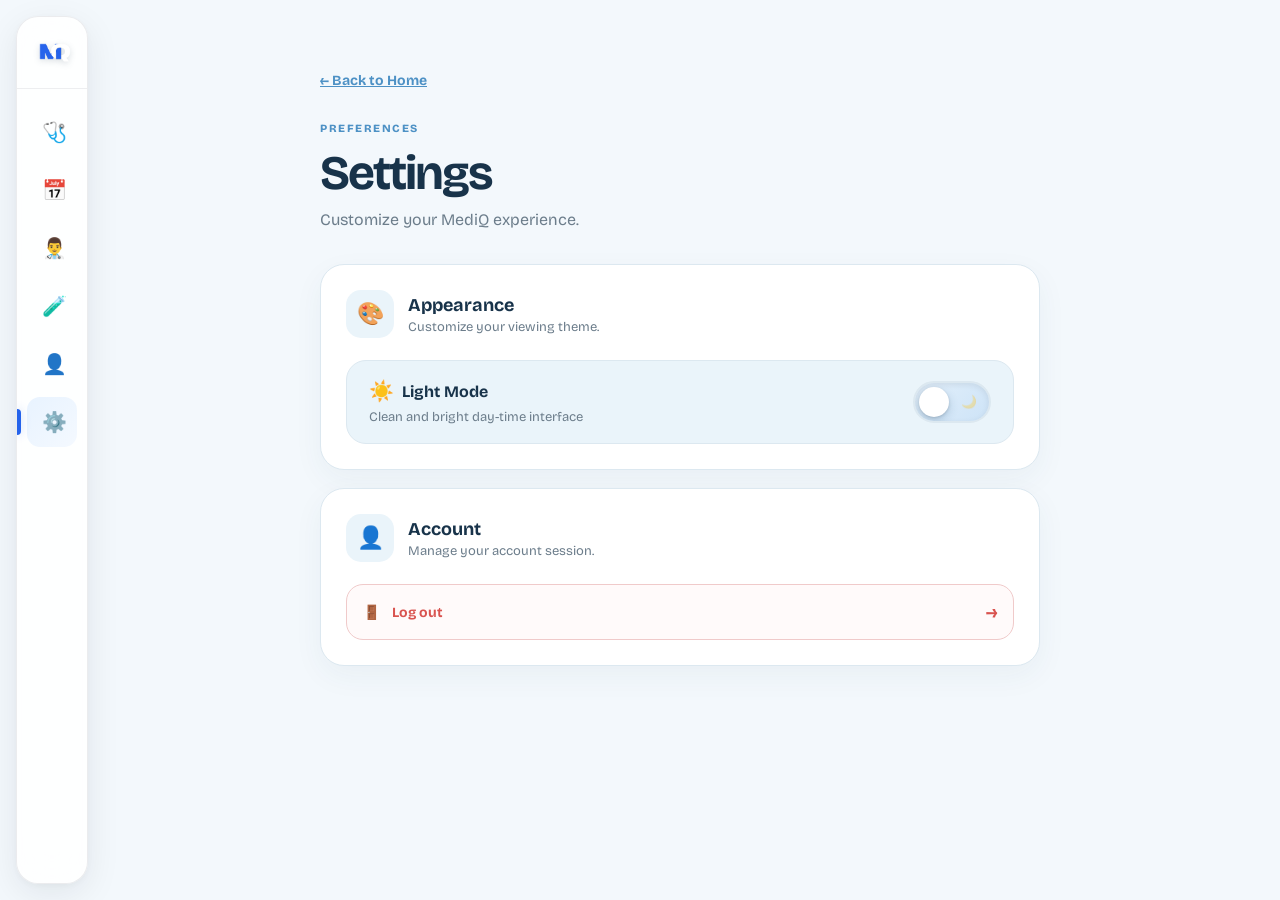
<file: settings/settings.html>
<!DOCTYPE html>
<html lang="en">

<head>
    <meta charset="UTF-8">
    <meta name="viewport" content="width=device-width, initial-scale=1.0">

    <title>Settings | MediQ</title>
    <link rel="icon" type="image/x-icon" href="../favicon.ico">
    <link rel="stylesheet" href="settings.css">
    <link rel="stylesheet" href="../sidebar/sidebar.css">
    <script src="../theme.js"></script>
</head>
<script>
    fetch("../sidebar/sidebar.html")
        .then(response => response.text())
        .then(data => {
            document.getElementById("sidebar-container").innerHTML = data;

            // Set active page AFTER sidebar loads
            setActivePage();
        })
        .catch(error => console.error("Sidebar loading error:", error));
</script>

<script src="../sidebar/sidebar.js"></script>
<body>
    <div id="sidebar-container"></div>


    <main class="settings-container">

        <div class="settings-header">
            <a href="../home/home.html" class="back-btn">← Back to Home</a>

            <div>
                <span class="eyebrow">PREFERENCES</span>
                <h1>Settings</h1>
                <p>Customize your MediQ experience.</p>
            </div>
        </div>


        <!-- APPEARANCE -->
        <section class="settings-card">

            <div class="setting-title">
                <div class="setting-icon">🎨</div>
                <div>
                    <h2>Appearance</h2>
                    <p>Customize your viewing theme.</p>
                </div>
            </div>

            <div class="theme-switch-row">
                <div class="theme-switch-info">
                    <div class="theme-badge" id="themeBadge">
                        <span class="theme-badge-icon" id="themeBadgeIcon">☀️</span>
                        <span class="theme-badge-text" id="themeBadgeText">Light Mode</span>
                    </div>
                    <p class="theme-switch-desc" id="themeSwitchDesc">Clean and bright day-time interface</p>
                </div>

                <label class="toggle-switch" for="themeToggle" title="Toggle Dark Mode">
                    <input type="checkbox" id="themeToggle" aria-label="Toggle dark mode">
                    <span class="toggle-slider">
                        <span class="toggle-icon sun-icon">☀️</span>
                        <span class="toggle-icon moon-icon">🌙</span>
                        <span class="toggle-knob"></span>
                    </span>
                </label>
            </div>

        </section>


        <!-- ACCOUNT -->
        <section class="settings-card">

            <div class="setting-title">
                <div class="setting-icon">👤</div>
                <div>
                    <h2>Account</h2>
                    <p>Manage your account session.</p>
                </div>
            </div>

            <button class="logout-btn" id="logoutBtn">
                <span>🚪</span>
                Log out
                <span class="logout-arrow">→</span>
            </button>

        </section>

    </main>

    <script src="settings.js"></script>

</body>
</html>
</file>
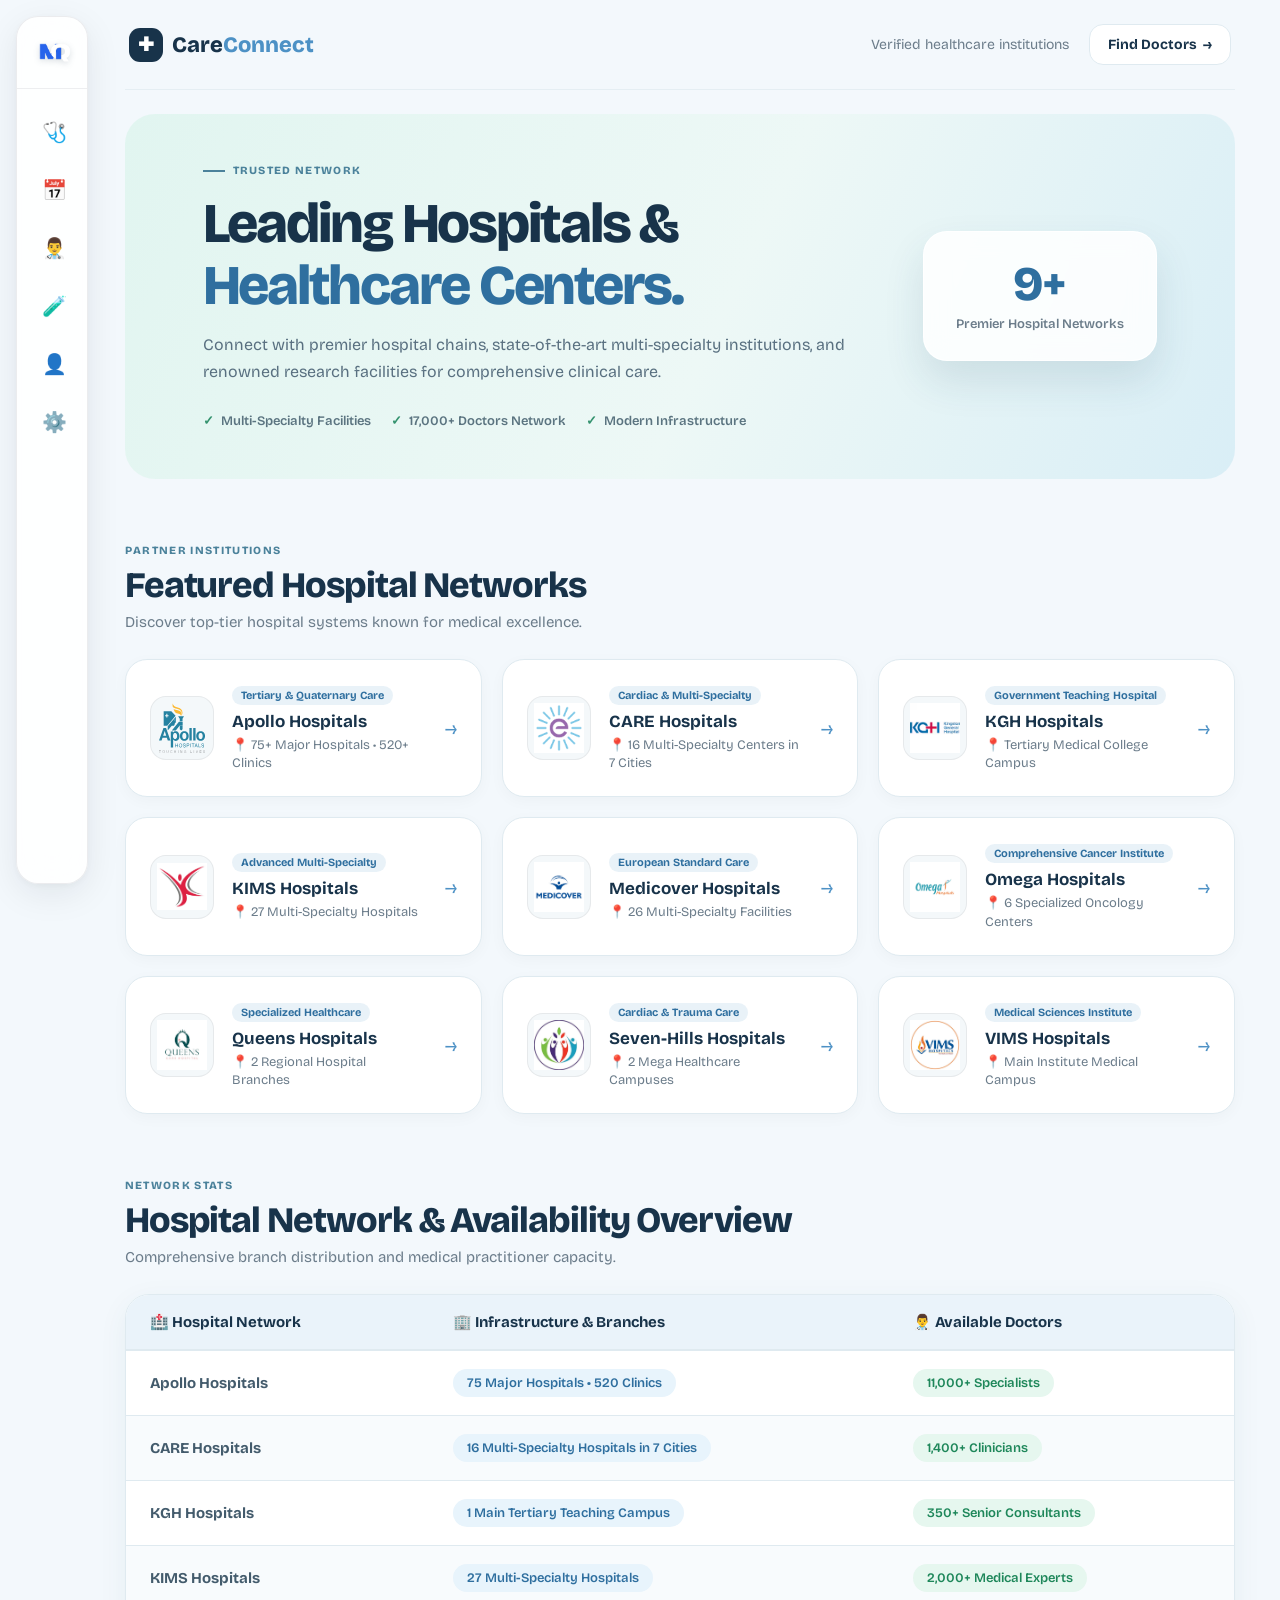
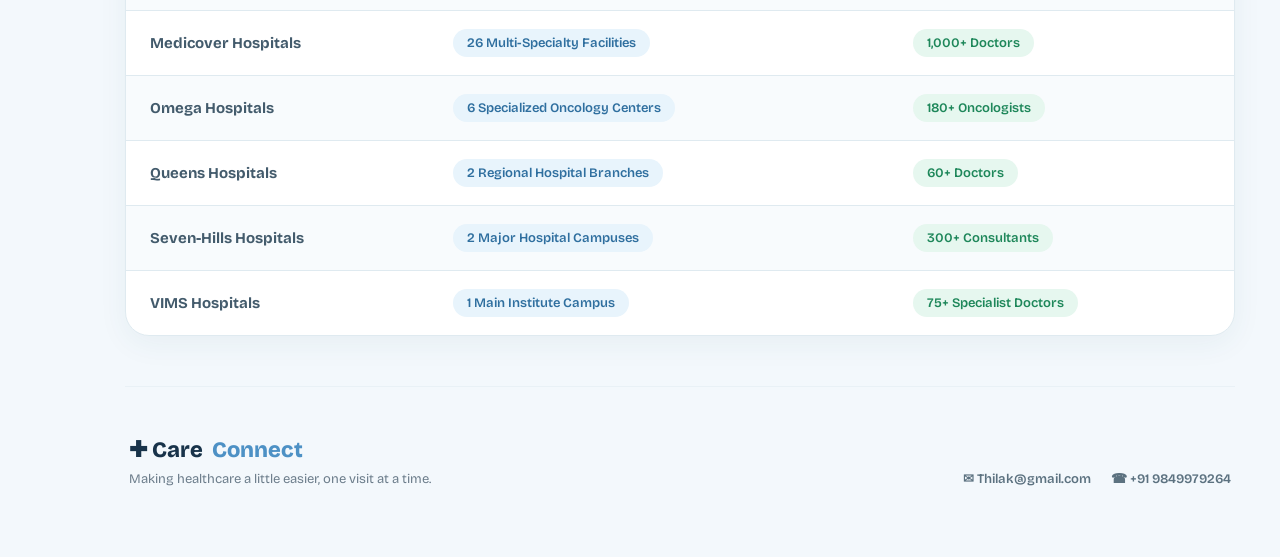
<file: hospital/hopital/hospital.html>
<!DOCTYPE html>
<html lang="en">
<head>
    <meta charset="UTF-8">
    <meta name="viewport" content="width=device-width, initial-scale=1.0">
    <title>Hospitals | MediQ</title>
    <link rel="icon" type="image/x-icon" href="../../favicon.ico">
    <link rel="stylesheet" href="hospital.css">
    <link rel="stylesheet" href="../../sidebar/sidebar.css">
    <script src="../../theme.js"></script>
</head>
<script>
    fetch("../../sidebar/sidebar.html")
        .then(response => response.text())
        .then(data => {
            document.getElementById("sidebar-container").innerHTML = data;

            // Set active page AFTER sidebar loads
            setActivePage();
        })
        .catch(error => console.error("Sidebar loading error:", error));
</script>

<script src="../../sidebar/sidebar.js"></script>
<body>
    <div id="sidebar-container"></div>

    <main class="page-content" id="hospitals-page">
        <!-- TOPBAR -->
        <header class="topbar">
            <div class="brand">
                <div class="brand-mark">✚</div>
                <span>Care<span>Connect</span></span>
            </div>
            <div class="top-actions">
                <span class="welcome">Verified healthcare institutions</span>
                <a href="../../home/Find_doctors/fincdoc.html" class="top-action-btn">Find Doctors <span>→</span></a>
            </div>
        </header>

        <!-- HERO SECTION -->
        <section class="hosp-hero">
            <div class="hosp-hero-content">
                <div class="eyebrow"><span></span> TRUSTED NETWORK</div>
                <h1>
                    Leading Hospitals &<br>
                    <em>Healthcare Centers.</em>
                </h1>
                <p>
                    Connect with premier hospital chains, state-of-the-art multi-specialty institutions, and renowned research facilities for comprehensive clinical care.
                </p>

                <div class="trust-row">
                    <div><strong>✓</strong> Multi-Specialty Facilities</div>
                    <div><strong>✓</strong> 17,000+ Doctors Network</div>
                    <div><strong>✓</strong> Modern Infrastructure</div>
                </div>
            </div>
            <div class="hero-stat-badge">
                <span class="badge-num">9+</span>
                <span class="badge-label">Premier Hospital Networks</span>
            </div>
        </section>

        <!-- HOSPITALS GRID -->
        <section class="content-section">
            <div class="section-heading">
                <div>
                    <span class="section-kicker">PARTNER INSTITUTIONS</span>
                    <h2>Featured Hospital Networks</h2>
                    <p>Discover top-tier hospital systems known for medical excellence.</p>
                </div>
            </div>

            <div class="hospital-cards-grid">
                <!-- 1. Apollo Hospitals -->
                <a href="../../home/Find_doctors/fincdoc.html" class="hosp-card">
                    <div class="hosp-logo-wrap">
                        <img src="apollo-hospitals.svg" alt="Apollo Hospitals">
                    </div>
                    <div class="hosp-info">
                        <span class="hosp-badge">Tertiary & Quaternary Care</span>
                        <h3>Apollo Hospitals</h3>
                        <p class="hosp-meta">📍 75+ Major Hospitals • 520+ Clinics</p>
                    </div>
                    <span class="hosp-arrow">→</span>
                </a>

                <!-- 2. CARE Hospitals -->
                <a href="../../home/Find_doctors/fincdoc.html" class="hosp-card">
                    <div class="hosp-logo-wrap">
                        <img src="care.png" alt="CARE Hospitals">
                    </div>
                    <div class="hosp-info">
                        <span class="hosp-badge">Cardiac & Multi-Specialty</span>
                        <h3>CARE Hospitals</h3>
                        <p class="hosp-meta">📍 16 Multi-Specialty Centers in 7 Cities</p>
                    </div>
                    <span class="hosp-arrow">→</span>
                </a>

                <!-- 3. KGH Hospitals -->
                <a href="../../home/Find_doctors/fincdoc.html" class="hosp-card">
                    <div class="hosp-logo-wrap">
                        <img src="kgh.avif" alt="KGH Hospitals">
                    </div>
                    <div class="hosp-info">
                        <span class="hosp-badge">Government Teaching Hospital</span>
                        <h3>KGH Hospitals</h3>
                        <p class="hosp-meta">📍 Tertiary Medical College Campus</p>
                    </div>
                    <span class="hosp-arrow">→</span>
                </a>

                <!-- 4. KIMS Hospitals -->
                <a href="../../home/Find_doctors/fincdoc.html" class="hosp-card">
                    <div class="hosp-logo-wrap">
                        <img src="kims.jpg" alt="KIMS Hospitals">
                    </div>
                    <div class="hosp-info">
                        <span class="hosp-badge">Advanced Multi-Specialty</span>
                        <h3>KIMS Hospitals</h3>
                        <p class="hosp-meta">📍 27 Multi-Specialty Hospitals</p>
                    </div>
                    <span class="hosp-arrow">→</span>
                </a>

                <!-- 5. Medicover Hospitals -->
                <a href="../../home/Find_doctors/fincdoc.html" class="hosp-card">
                    <div class="hosp-logo-wrap">
                        <img src="medicover.png" alt="Medicover Hospitals">
                    </div>
                    <div class="hosp-info">
                        <span class="hosp-badge">European Standard Care</span>
                        <h3>Medicover Hospitals</h3>
                        <p class="hosp-meta">📍 26 Multi-Specialty Facilities</p>
                    </div>
                    <span class="hosp-arrow">→</span>
                </a>

                <!-- 6. Omega Hospitals -->
                <a href="../../home/Find_doctors/fincdoc.html" class="hosp-card">
                    <div class="hosp-logo-wrap">
                        <img src="omega.png" alt="Omega Hospitals">
                    </div>
                    <div class="hosp-info">
                        <span class="hosp-badge">Comprehensive Cancer Institute</span>
                        <h3>Omega Hospitals</h3>
                        <p class="hosp-meta">📍 6 Specialized Oncology Centers</p>
                    </div>
                    <span class="hosp-arrow">→</span>
                </a>

                <!-- 7. Queens Hospitals -->
                <a href="../../home/Find_doctors/fincdoc.html" class="hosp-card">
                    <div class="hosp-logo-wrap">
                        <img src="queens.jpg" alt="Queens Hospitals">
                    </div>
                    <div class="hosp-info">
                        <span class="hosp-badge">Specialized Healthcare</span>
                        <h3>Queens Hospitals</h3>
                        <p class="hosp-meta">📍 2 Regional Hospital Branches</p>
                    </div>
                    <span class="hosp-arrow">→</span>
                </a>

                <!-- 8. Seven Hills Hospitals -->
                <a href="../../home/Find_doctors/fincdoc.html" class="hosp-card">
                    <div class="hosp-logo-wrap">
                        <img src="sevenhills.jpg" alt="Seven Hills Hospitals">
                    </div>
                    <div class="hosp-info">
                        <span class="hosp-badge">Cardiac & Trauma Care</span>
                        <h3>Seven-Hills Hospitals</h3>
                        <p class="hosp-meta">📍 2 Mega Healthcare Campuses</p>
                    </div>
                    <span class="hosp-arrow">→</span>
                </a>

                <!-- 9. VIMS Hospitals -->
                <a href="../../home/Find_doctors/fincdoc.html" class="hosp-card">
                    <div class="hosp-logo-wrap">
                        <img src="vims.jpg" alt="VIMS Hospitals">
                    </div>
                    <div class="hosp-info">
                        <span class="hosp-badge">Medical Sciences Institute</span>
                        <h3>VIMS Hospitals</h3>
                        <p class="hosp-meta">📍 Main Institute Medical Campus</p>
                    </div>
                    <span class="hosp-arrow">→</span>
                </a>
            </div>
        </section>

        <!-- AVAILABILITY TABLE SECTION -->
        <section class="content-section">
            <div class="section-heading">
                <div>
                    <span class="section-kicker">NETWORK STATS</span>
                    <h2>Hospital Network & Availability Overview</h2>
                    <p>Comprehensive branch distribution and medical practitioner capacity.</p>
                </div>
            </div>

            <div class="table-container">
                <table class="modern-hosp-table">
                    <thead>
                        <tr>
                            <th>🏥 Hospital Network</th>
                            <th>🏢 Infrastructure & Branches</th>
                            <th>👨‍⚕️ Available Doctors</th>
                        </tr>
                    </thead>
                    <tbody>
                        <tr>
                            <td><strong>Apollo Hospitals</strong></td>
                            <td><span class="badge-pill branch-pill">75 Major Hospitals • 520 Clinics</span></td>
                            <td><span class="badge-pill doc-pill">11,000+ Specialists</span></td>
                        </tr>
                        <tr>
                            <td><strong>CARE Hospitals</strong></td>
                            <td><span class="badge-pill branch-pill">16 Multi-Specialty Hospitals in 7 Cities</span></td>
                            <td><span class="badge-pill doc-pill">1,400+ Clinicians</span></td>
                        </tr>
                        <tr>
                            <td><strong>KGH Hospitals</strong></td>
                            <td><span class="badge-pill branch-pill">1 Main Tertiary Teaching Campus</span></td>
                            <td><span class="badge-pill doc-pill">350+ Senior Consultants</span></td>
                        </tr>
                        <tr>
                            <td><strong>KIMS Hospitals</strong></td>
                            <td><span class="badge-pill branch-pill">27 Multi-Specialty Hospitals</span></td>
                            <td><span class="badge-pill doc-pill">2,000+ Medical Experts</span></td>
                        </tr>
                        <tr>
                            <td><strong>Medicover Hospitals</strong></td>
                            <td><span class="badge-pill branch-pill">26 Multi-Specialty Facilities</span></td>
                            <td><span class="badge-pill doc-pill">1,000+ Doctors</span></td>
                        </tr>
                        <tr>
                            <td><strong>Omega Hospitals</strong></td>
                            <td><span class="badge-pill branch-pill">6 Specialized Oncology Centers</span></td>
                            <td><span class="badge-pill doc-pill">180+ Oncologists</span></td>
                        </tr>
                        <tr>
                            <td><strong>Queens Hospitals</strong></td>
                            <td><span class="badge-pill branch-pill">2 Regional Hospital Branches</span></td>
                            <td><span class="badge-pill doc-pill">60+ Doctors</span></td>
                        </tr>
                        <tr>
                            <td><strong>Seven-Hills Hospitals</strong></td>
                            <td><span class="badge-pill branch-pill">2 Major Hospital Campuses</span></td>
                            <td><span class="badge-pill doc-pill">300+ Consultants</span></td>
                        </tr>
                        <tr>
                            <td><strong>VIMS Hospitals</strong></td>
                            <td><span class="badge-pill branch-pill">1 Main Institute Campus</span></td>
                            <td><span class="badge-pill doc-pill">75+ Specialist Doctors</span></td>
                        </tr>
                    </tbody>
                </table>
            </div>
        </section>

        <!-- FOOTER -->
        <footer class="footer">
            <div>
                <div class="footer-brand">✚ Care<span>Connect</span></div>
                <p>Making healthcare a little easier, one visit at a time.</p>
            </div>
            <div class="footer-contact">
                <a href="mailto:Thilak@gmail.com">✉ Thilak@gmail.com</a>
                <a href="tel:+919849979264">☎ +91 9849979264</a>
            </div>
        </footer>
    </main>
</body>
</html>
</file>
<file: settings/settings.css>
@font-face {
    font-family: "font";
    src: url("../home/font.ttf") format("truetype");
}

:root {
    --bg: #f3f8fc;
    --card: #ffffff;
    --text: #18334a;
    --muted: #6c7d8b;
    --blue: #4d91c5;
    --line: #dce8f0;
    --soft-blue: #eaf4fa;
}

* {
    box-sizing: border-box;
    margin: 0;
    padding: 0;
}

body {
    min-height: 100vh;
    font-family: "font", sans-serif;
    background: var(--bg);
    color: var(--text);
    margin-left: 80px;
    transition: background 0.35s ease, color 0.35s ease;
}

/* =========================
   SETTINGS PAGE
========================= */

.settings-container {
    width: min(720px, calc(100% - 40px));
    margin: 0 auto;
    padding: 70px 0;
}

.settings-header {
    margin-bottom: 35px;
}

.back-btn {
    display: inline-block;
    color: var(--blue);
    font-size: 14px;
    font-weight: 700;
    margin-bottom: 28px;
    transition: transform 0.2s ease;
}

.back-btn:hover {
    transform: translateX(-4px);
}

.eyebrow {
    color: var(--blue);
    font-size: 11px;
    font-weight: 800;
    letter-spacing: 0.14em;
}

.settings-header h1 {
    font-size: 48px;
    margin: 8px 0;
    letter-spacing: -2px;
}

.settings-header p {
    color: var(--muted);
    font-size: 16px;
}


/* =========================
   SETTINGS CARD
========================= */

.settings-card {
    background: var(--card);
    border: 1px solid var(--line);
    border-radius: 24px;
    padding: 25px;
    margin-bottom: 18px;
    box-shadow: 0 10px 30px rgba(30, 70, 100, 0.05);
    transition: background 0.35s ease, border 0.35s ease;
}

.setting-title {
    display: flex;
    align-items: center;
    gap: 14px;
    margin-bottom: 22px;
}

.setting-icon {
    width: 48px;
    height: 48px;
    display: grid;
    place-items: center;
    background: var(--soft-blue);
    border-radius: 15px;
    font-size: 22px;
}

.setting-title h2 {
    font-size: 18px;
}

.setting-title p {
    color: var(--muted);
    font-size: 13px;
    margin-top: 3px;
}


/* =========================
   THEME SWITCH (DYNAMIC)
========================= */

.theme-switch-row {
    display: flex;
    align-items: center;
    justify-content: space-between;
    padding: 18px 22px;
    background: var(--soft-blue);
    border: 1px solid var(--line);
    border-radius: 20px;
    gap: 20px;
    transition: background 0.35s ease, border-color 0.35s ease;
}

.theme-switch-info {
    display: flex;
    flex-direction: column;
    gap: 6px;
}

.theme-badge {
    display: inline-flex;
    align-items: center;
    gap: 8px;
    font-weight: 700;
    font-size: 16px;
    color: var(--text);
}

.theme-badge-icon {
    font-size: 20px;
    transition: transform 0.3s cubic-bezier(0.34, 1.56, 0.64, 1);
}

.theme-switch-desc {
    color: var(--muted);
    font-size: 13px;
}

/* Dynamic Toggle Switch UI */
.toggle-switch {
    position: relative;
    display: inline-block;
    width: 78px;
    height: 42px;
    flex-shrink: 0;
    cursor: pointer;
    user-select: none;
}

.toggle-switch input {
    opacity: 0;
    width: 0;
    height: 0;
    position: absolute;
}

.toggle-slider {
    position: absolute;
    inset: 0;
    background: linear-gradient(135deg, #e3f0fb, #cde3f7);
    border: 2px solid var(--line);
    border-radius: 50px;
    transition: all 0.4s cubic-bezier(0.4, 0, 0.2, 1);
    box-shadow: inset 0 2px 6px rgba(0, 0, 0, 0.08);
    display: flex;
    align-items: center;
    justify-content: space-between;
    padding: 0 10px;
    overflow: hidden;
}

.toggle-icon {
    font-size: 15px;
    z-index: 1;
    transition: opacity 0.3s ease, transform 0.4s ease;
}

.sun-icon {
    opacity: 1;
    transform: scale(1);
}

.moon-icon {
    opacity: 0.35;
    transform: scale(0.85);
}

.toggle-knob {
    position: absolute;
    top: 4px;
    left: 4px;
    width: 30px;
    height: 30px;
    background: #ffffff;
    border-radius: 50%;
    box-shadow: 0 4px 10px rgba(45, 90, 130, 0.25), 0 1px 3px rgba(0, 0, 0, 0.15);
    transition: transform 0.4s cubic-bezier(0.34, 1.56, 0.64, 1), background 0.3s ease;
    z-index: 2;
}

/* Checked State (Dark Mode) */
.toggle-switch input:checked + .toggle-slider {
    background: linear-gradient(135deg, #1e3a53, #152738);
    border-color: #3b5f7e;
    box-shadow: inset 0 2px 6px rgba(0, 0, 0, 0.4);
}

.toggle-switch input:checked + .toggle-slider .toggle-knob {
    transform: translateX(36px);
    background: #4d91c5;
    box-shadow: 0 4px 14px rgba(77, 145, 197, 0.45);
}

.toggle-switch input:checked + .toggle-slider .sun-icon {
    opacity: 0.35;
    transform: scale(0.85);
}

.toggle-switch input:checked + .toggle-slider .moon-icon {
    opacity: 1;
    transform: scale(1);
}

.toggle-switch:hover .toggle-slider {
    border-color: var(--blue);
}


/* =========================
   LOGOUT
========================= */

.logout-btn {
    width: 100%;
    display: flex;
    align-items: center;
    gap: 12px;
    padding: 16px;
    border: 1px solid #f0caca;
    border-radius: 17px;
    background: #fffafa;
    color: #d9534f;
    font-family: inherit;
    font-size: 14px;
    font-weight: 700;
    cursor: pointer;
    transition: 0.25s ease;
}

.logout-btn:hover {
    background: #fff0f0;
    transform: translateY(-2px);
}

.logout-arrow {
    margin-left: auto;
    font-size: 18px;
}

/* =========================
   MOBILE LAYOUT
========================= */

@media (max-width: 768px) {
    .settings-container {
        width: calc(100% - 32px);
        padding: 28px 0 0;
    }

    .settings-header {
        margin-bottom: 26px;
    }

    .back-btn {
        margin-bottom: 20px;
    }

    .settings-header h1 {
        font-size: 36px;
        letter-spacing: -1.5px;
    }

    .settings-card {
        border-radius: 20px;
        padding: 20px;
        margin-bottom: 14px;
    }

    .theme-switch-row {
        padding: 16px;
        gap: 12px;
    }
}


/* =========================
   DARK MODE 🌙
========================= */

html.dark-mode body,
body.dark-mode {
    --bg: #0d1720;
    --card: #152530;
    --text: #edf5f9;
    --muted: #9eb0bc;
    --line: #243a4a;
    --soft-blue: #1c3040;
}

html.dark-mode .settings-card,
body.dark-mode .settings-card {
    background: var(--card);
    border-color: var(--line);
    box-shadow: 0 15px 35px rgba(0, 0, 0, 0.25);
}

html.dark-mode .setting-icon,
body.dark-mode .setting-icon {
    background: #233c50;
    color: #8ecbff;
}

html.dark-mode .logout-btn,
body.dark-mode .logout-btn {
    background: rgba(217, 83, 79, 0.12);
    border-color: rgba(217, 83, 79, 0.3);
    color: #ff7875;
}

html.dark-mode .logout-btn:hover,
body.dark-mode .logout-btn:hover {
    background: rgba(217, 83, 79, 0.2);
}
</file>
<file: sidebar/sidebar.css>
:root {
    --cc-sidebar-bg: rgba(255, 255, 255, 0.88);
    --cc-sidebar-blur: blur(20px);
    --cc-sidebar-border: rgba(15, 23, 42, 0.08);
    --cc-sidebar-shadow: 0 10px 35px rgba(15, 23, 42, 0.08), 0 2px 8px rgba(15, 23, 42, 0.04);
    --cc-sidebar-hover-shadow: 0 20px 50px rgba(15, 23, 42, 0.12), 0 4px 12px rgba(15, 23, 42, 0.05);
    
    --cc-sidebar-text: #64748b;
    --cc-sidebar-text-hover: #2563eb;
    --cc-sidebar-text-active: #2563eb;
    --cc-sidebar-header-text: #0f172a;
    --cc-sidebar-header-border: rgba(15, 23, 42, 0.07);
    
    --cc-sidebar-item-hover-bg: #f1f7ff;
    --cc-sidebar-item-active-bg: linear-gradient(135deg, #e8f3ff, #f4f9ff);
    --cc-sidebar-active-indicator: #2563eb;
    --cc-sidebar-active-glow: rgba(37, 99, 235, 0.28);
    
    --cc-sidebar-overlay: rgba(15, 23, 42, 0.12);
    --cc-sidebar-badge-border: #ffffff;
}

/* ==========================================================================
   DARK MODE ADAPTATION
   ========================================================================== */

html.dark-mode,
body.dark-mode {
    --cc-sidebar-bg: rgba(15, 23, 42, 0.88);
    --cc-sidebar-border: rgba(255, 255, 255, 0.09);
    --cc-sidebar-shadow: 0 14px 40px rgba(0, 0, 0, 0.5), 0 3px 12px rgba(0, 0, 0, 0.35);
    --cc-sidebar-hover-shadow: 0 22px 55px rgba(0, 0, 0, 0.65), 0 6px 18px rgba(0, 0, 0, 0.45);
    
    --cc-sidebar-text: #94a3b8;
    --cc-sidebar-text-hover: #60a5fa;
    --cc-sidebar-text-active: #60a5fa;
    --cc-sidebar-header-text: #f8fafc;
    --cc-sidebar-header-border: rgba(255, 255, 255, 0.08);
    
    --cc-sidebar-item-hover-bg: rgba(255, 255, 255, 0.06);
    --cc-sidebar-item-active-bg: linear-gradient(135deg, rgba(37, 99, 235, 0.24), rgba(59, 130, 246, 0.12));
    --cc-sidebar-active-indicator: #3b82f6;
    --cc-sidebar-active-glow: rgba(59, 130, 246, 0.7);
    
    --cc-sidebar-overlay: rgba(0, 0, 0, 0.45);
    --cc-sidebar-badge-border: #0f172a;
}

/* ==========================================================================
   DESKTOP SIDEBAR CONTAINER
   ========================================================================== */

.sidebar {
    position: fixed;
    top: 16px;
    left: 16px;
    height: calc(100vh - 32px);
    width: 72px;

    background: var(--cc-sidebar-bg);
    backdrop-filter: var(--cc-sidebar-blur);
    -webkit-backdrop-filter: var(--cc-sidebar-blur);

    border: 1px solid var(--cc-sidebar-border);
    border-radius: 22px;
    box-shadow: var(--cc-sidebar-shadow);

    display: flex;
    flex-direction: column;
    overflow: hidden;
    z-index: 1000;

    will-change: width, box-shadow;
    transition:
        width 0.32s cubic-bezier(0.16, 1, 0.3, 1),
        box-shadow 0.3s cubic-bezier(0.16, 1, 0.3, 1),
        background-color 0.3s ease,
        border-color 0.3s ease;
}

.sidebar:hover {
    width: 250px;
    box-shadow: var(--cc-sidebar-hover-shadow);
}

/* ==========================================================================
   SIDEBAR HEADER & BRANDING
   ========================================================================== */

.sidebar-header {
    display: flex;
    align-items: center;
    height: 72px;
    padding: 0 22px;
    border-bottom: 1px solid var(--cc-sidebar-header-border);
    white-space: nowrap;
    user-select: none;
    flex-shrink: 0;
}

.sidebar-header .header-icon {
    font-size: 22px;
    color: #2563eb;
    font-weight: 800;
    min-width: 28px;
    display: flex;
    align-items: center;
    justify-content: center;
}

.sidebar-header .header-text {
    font-size: 18px;
    font-weight: 700;
    color: var(--cc-sidebar-header-text);
    margin-left: 14px;
    letter-spacing: -0.3px;
}

.sidebar-header .header-text span {
    color: #2563eb;
}

/* ==========================================================================
   MENU LIST & ITEMS
   ========================================================================== */

.sidebar-menu {
    list-style: none;
    padding: 14px 10px;
    margin: 0;
    position: relative;
    flex: 1;
    display: flex;
    flex-direction: column;
    overflow-y: auto;
    overflow-x: hidden;
}

/* Custom subtle scrollbar for expanded menu */
.sidebar-menu::-webkit-scrollbar {
    width: 4px;
}
.sidebar-menu::-webkit-scrollbar-thumb {
    background: rgba(148, 163, 184, 0.3);
    border-radius: 4px;
}

.menu-item {
    margin: 4px 0;
}

.menu-item a {
    position: relative;
    display: flex;
    align-items: center;
    height: 50px;
    padding: 0 13px;

    color: var(--cc-sidebar-text);
    text-decoration: none;
    white-space: nowrap;
    border-radius: 13px;

    transition:
        background 0.22s ease,
        color 0.22s ease,
        transform 0.22s cubic-bezier(0.16, 1, 0.3, 1);
}

/* Hover State */
.menu-item a:hover {
    background: var(--cc-sidebar-item-hover-bg);
    color: var(--cc-sidebar-text-hover);
    transform: translateX(3px);
}

/* Active State */
.menu-item.active a {
    background: var(--cc-sidebar-item-active-bg);
    color: var(--cc-sidebar-text-active);
    font-weight: 600;
}

/* Desktop Left Indicator Bar */
.menu-item.active a::before {
    content: "";
    position: absolute;
    left: -10px;
    width: 4px;
    height: 26px;
    background: var(--cc-sidebar-active-indicator);
    border-radius: 0 6px 6px 0;
    box-shadow: 0 0 10px var(--cc-sidebar-active-glow);
}

/* One movable copy of the existing active indicator. */
.sidebar-active-indicator {
    position: absolute;
    pointer-events: none;
    background: var(--cc-sidebar-active-indicator);
    box-shadow: 0 0 10px var(--cc-sidebar-active-glow);
    opacity: 0;
    transition:
        top 0.36s cubic-bezier(0.16, 1, 0.3, 1),
        left 0.36s cubic-bezier(0.16, 1, 0.3, 1),
        width 0.36s cubic-bezier(0.16, 1, 0.3, 1),
        height 0.36s cubic-bezier(0.16, 1, 0.3, 1),
        opacity 0.2s ease;
}

.menu-item.active a::before {
    display: none;
}

/* ==========================================================================
   ICON & NOTIFICATION BADGE (TOP-LEFT CORNER)
   ========================================================================== */

.icon-wrap {
    position: relative;
    width: 28px;
    min-width: 28px;
    height: 28px;
    display: flex;
    align-items: center;
    justify-content: center;
}

.icon {
    display: flex;
    justify-content: center;
    align-items: center;
    font-size: 20px;
    filter: saturate(0.9);
    transition: transform 0.2s ease;
}

.menu-item a:hover .icon {
    transform: scale(1.08);
}

/* Notification Badge (Positioned at TOP-LEFT of the Appointments Icon) */
.nav-badge {
    position: absolute;
    top: -5px;
    left: -5px;
    min-width: 18px;
    height: 18px;
    padding: 0 4px;
    
    background: linear-gradient(135deg, #ef4444 0%, #dc2626 100%);
    color: #ffffff;
    font-size: 10px;
    font-weight: 700;
    line-height: 1;
    letter-spacing: 0;
    text-align: center;
    
    display: none; /* Controlled dynamically via JS */
    align-items: center;
    justify-content: center;
    
    border-radius: 999px;
    border: 2px solid var(--cc-sidebar-badge-border);
    box-shadow: 0 2px 8px rgba(239, 68, 68, 0.45);
    
    pointer-events: none;
    z-index: 10;
    
    transform: scale(0);
    opacity: 0;
    transition: transform 0.25s cubic-bezier(0.34, 1.56, 0.64, 1), opacity 0.2s ease;
}

.nav-badge.active {
    display: flex;
    transform: scale(1);
    opacity: 1;
    animation: ccBadgePop 0.35s cubic-bezier(0.34, 1.56, 0.64, 1);
}

@keyframes ccBadgePop {
    0% { transform: scale(0.3); opacity: 0; }
    70% { transform: scale(1.15); opacity: 1; }
    100% { transform: scale(1); opacity: 1; }
}

/* ==========================================================================
   TEXT LABELS
   ========================================================================== */

.sidebar .text {
    margin-left: 15px;
    font-size: 14px;
    font-weight: 500;
    letter-spacing: 0.1px;
    color: inherit;

    opacity: 0;
    transform: translateX(-6px);
    white-space: nowrap;
    overflow: hidden;
    text-overflow: ellipsis;

    transition:
        opacity 0.2s cubic-bezier(0.16, 1, 0.3, 1),
        transform 0.26s cubic-bezier(0.16, 1, 0.3, 1);
}

.sidebar:hover .text {
    opacity: 1;
    transform: translateX(0);
}

/* ==========================================================================
   DESKTOP OVERLAY BLUR ON HOVER
   ========================================================================== */

body::before {
    content: "";
    position: fixed;
    inset: 0;
    background: rgba(15, 23, 42, 0);
    backdrop-filter: blur(0px);
    -webkit-backdrop-filter: blur(0px);
    pointer-events: none;
    z-index: 999;
    transition:
        background 0.32s ease,
        backdrop-filter 0.32s ease;
}

@media (min-width: 769px) {
    body:has(.sidebar:hover)::before {
        background: var(--cc-sidebar-overlay);
        backdrop-filter: blur(3px);
        -webkit-backdrop-filter: blur(3px);
    }
}

/* ==========================================================================
   PAGE SPACING (DESKTOP)
   ========================================================================== */

.main-page {
    margin-left: 105px;
    transition: margin-left 0.3s ease;
}

/* ==========================================================================
   CONNECTED PAGE TRANSITION EFFECTS
   ========================================================================== */

.page-content,
.main-page,
.profile-page,
.settings-container,
.appoint-wrapper {
    animation: ccPageFadeIn 0.28s cubic-bezier(0.16, 1, 0.3, 1) both;
}

body.cc-page-transitioning .page-content,
body.cc-page-transitioning .main-page,
body.cc-page-transitioning .profile-page,
body.cc-page-transitioning .settings-container,
body.cc-page-transitioning .appoint-wrapper {
    opacity: 0 !important;
    transform: translateY(4px) !important;
    transition: opacity 0.16s ease, transform 0.16s ease !important;
}

@keyframes ccPageFadeIn {
    from {
        opacity: 0;
        transform: translateY(6px);
    }
    to {
        opacity: 1;
        transform: translateY(0);
    }
}

/* ==========================================================================
   DOCTOR APPOINTMENT NOTIFICATION TOAST POPUP
   ========================================================================== */

#careconnect-toast-container {
    position: fixed;
    top: 20px;
    right: 20px;
    z-index: 999999;
    display: flex;
    flex-direction: column;
    gap: 12px;
    max-width: 400px;
    width: calc(100% - 40px);
    pointer-events: none;
}

.cc-toast-alert {
    pointer-events: auto;
    background: rgba(255, 255, 255, 0.95);
    backdrop-filter: blur(18px);
    -webkit-backdrop-filter: blur(18px);
    border: 1px solid rgba(37, 99, 235, 0.22);
    border-radius: 18px;
    box-shadow:
        0 16px 40px rgba(15, 23, 42, 0.16),
        0 4px 12px rgba(37, 99, 235, 0.08);
    padding: 16px;
    color: #0f172a;
    display: flex;
    flex-direction: column;
    gap: 10px;
    position: relative;
    overflow: hidden;
    transform: translateX(120%);
    opacity: 0;
    transition:
        transform 0.35s cubic-bezier(0.16, 1, 0.3, 1),
        opacity 0.3s ease;
}

html.dark-mode .cc-toast-alert,
body.dark-mode .cc-toast-alert {
    background: rgba(15, 23, 42, 0.94);
    border-color: rgba(59, 130, 246, 0.3);
    box-shadow:
        0 18px 45px rgba(0, 0, 0, 0.6),
        0 4px 16px rgba(59, 130, 246, 0.15);
    color: #f8fafc;
}

.cc-toast-alert.show {
    transform: translateX(0);
    opacity: 1;
}

.cc-toast-alert.hide {
    transform: translateX(120%);
    opacity: 0;
}

.cc-toast-header {
    display: flex;
    align-items: center;
    justify-content: space-between;
    gap: 8px;
}

.cc-toast-badge {
    display: inline-flex;
    align-items: center;
    gap: 6px;
    font-size: 13px;
    font-weight: 700;
    color: #2563eb;
}

html.dark-mode .cc-toast-badge,
body.dark-mode .cc-toast-badge {
    color: #60a5fa;
}

.cc-toast-badge .toast-bell {
    font-size: 16px;
    animation: ccBellRing 1.5s ease infinite;
}

@keyframes ccBellRing {
    0%, 100% { transform: rotate(0); }
    10%, 30% { transform: rotate(14deg); }
    20%, 40% { transform: rotate(-14deg); }
    50% { transform: rotate(0); }
}

.cc-toast-close {
    background: none;
    border: none;
    font-size: 18px;
    cursor: pointer;
    color: #94a3b8;
    line-height: 1;
    padding: 2px 6px;
    border-radius: 6px;
    transition: background 0.2s, color 0.2s;
}

.cc-toast-close:hover {
    background: rgba(148, 163, 184, 0.15);
    color: #0f172a;
}

html.dark-mode .cc-toast-close:hover {
    color: #f8fafc;
}

.cc-toast-body {
    display: flex;
    flex-direction: column;
    gap: 4px;
    font-size: 13px;
}

.cc-toast-body strong {
    font-size: 14px;
    font-weight: 700;
    color: #0f172a;
}

html.dark-mode .cc-toast-body strong {
    color: #f8fafc;
}

.cc-toast-meta {
    color: #64748b;
    font-size: 12px;
    display: flex;
    align-items: center;
    gap: 8px;
    flex-wrap: wrap;
}

html.dark-mode .cc-toast-meta {
    color: #94a3b8;
}

.cc-toast-actions {
    display: flex;
    align-items: center;
    gap: 8px;
    margin-top: 4px;
}

.cc-toast-btn {
    padding: 7px 14px;
    font-size: 12px;
    font-weight: 600;
    border-radius: 9px;
    border: none;
    cursor: pointer;
    text-decoration: none;
    display: inline-flex;
    align-items: center;
    justify-content: center;
    transition: background 0.2s, transform 0.2s;
}

.cc-toast-btn.primary {
    background: #2563eb;
    color: #ffffff;
}

.cc-toast-btn.primary:hover {
    background: #1d4ed8;
    transform: translateY(-1px);
}

.cc-toast-btn.secondary {
    background: rgba(148, 163, 184, 0.12);
    color: #64748b;
}

html.dark-mode .cc-toast-btn.secondary {
    color: #cbd5e1;
    background: rgba(255, 255, 255, 0.08);
}

.cc-toast-btn.secondary:hover {
    background: rgba(148, 163, 184, 0.2);
}

.cc-toast-progress {
    position: absolute;
    bottom: 0;
    left: 0;
    height: 3px;
    background: linear-gradient(90deg, #2563eb, #38bdf8);
    width: 100%;
    transform-origin: left;
    animation: ccToastCountdown 6s linear forwards;
}

@keyframes ccToastCountdown {
    from { transform: scaleX(1); }
    to { transform: scaleX(0); }
}

/* ==========================================================================
   📱 MOBILE RESPONSIVENESS — FIXED BOTTOM NAVIGATION BAR (<= 768px)
   ========================================================================== */

@media (max-width: 768px) {
    /* Transform Sidebar into Fixed Bottom Bar */
    .sidebar {
        top: auto !important;
        bottom: 0 !important;
        left: 0 !important;
        right: 0 !important;
        
        width: 100% !important;
        height: calc(62px + env(safe-area-inset-bottom, 0px)) !important;
        padding-bottom: env(safe-area-inset-bottom, 0px) !important;
        
        border-radius: 20px 20px 0 0 !important;
        border-left: none !important;
        border-right: none !important;
        border-bottom: none !important;
        border-top: 1px solid var(--cc-sidebar-border) !important;
        
        box-shadow: 0 -6px 25px rgba(15, 23, 42, 0.09) !important;
        flex-direction: row !important;
        overflow: visible !important;
    }

    html.dark-mode .sidebar,
    body.dark-mode .sidebar {
        box-shadow: 0 -8px 30px rgba(0, 0, 0, 0.5) !important;
        border-top: 1px solid var(--cc-sidebar-border) !important;
    }

    /* Prevent expand on hover on mobile */
    .sidebar:hover {
        width: 100% !important;
        box-shadow: 0 -6px 25px rgba(15, 23, 42, 0.09) !important;
    }

    /* Hide Sidebar Header on Mobile */
    .sidebar-header {
        display: none !important;
    }

    /* Horizontal Menu Layout */
    .sidebar-menu {
        display: flex !important;
        flex-direction: row !important;
        justify-content: space-around !important;
        align-items: center !important;
        width: 100% !important;
        height: 100% !important;
        padding: 0 4px !important;
        margin: 0 !important;
        overflow: visible !important;
    }

    .menu-item {
        margin: 0 !important;
        flex: 1 !important;
        max-width: 60px !important;
        height: 100% !important;
        display: flex !important;
        justify-content: center !important;
        align-items: center !important;
    }

    .menu-item a {
        display: flex !important;
        flex-direction: column !important;
        justify-content: center !important;
        align-items: center !important;
        width: 100% !important;
        height: 52px !important;
        padding: 4px 2px !important;
        border-radius: 12px !important;
        gap: 2px !important;
        transform: none !important;
    }

    .menu-item a:hover {
        transform: none !important;
    }

    .icon-wrap {
        width: 24px !important;
        height: 24px !important;
        min-width: 24px !important;
    }

    .icon {
        font-size: 19px !important;
    }

    /* Micro-labels under icons for crystal clarity */
    .sidebar .text {
        margin-left: 0 !important;
        font-size: 9.5px !important;
        font-weight: 600 !important;
        letter-spacing: 0.1px !important;
        line-height: 1 !important;
        opacity: 1 !important;
        transform: none !important;
        text-align: center !important;
    }

    .sidebar:hover .text {
        opacity: 1 !important;
        transform: none !important;
    }

    /* Mobile Active Indicator (Subtle Top Accent Line & Soft Glow Pill) */
    .menu-item.active a::before {
        left: 20% !important;
        right: 20% !important;
        top: 0 !important;
        width: 60% !important;
        height: 3px !important;
        border-radius: 0 0 3px 3px !important;
    }

    /* Mobile Badge Positioning on Top-Left */
    .nav-badge {
        top: -4px !important;
        left: -4px !important;
        min-width: 16px !important;
        height: 16px !important;
        font-size: 9px !important;
        padding: 0 3px !important;
    }

    /* Mobile pages use the bottom navigation. Keep its clearance on the page
       itself, instead of applying it repeatedly to nested content areas. */
    body {
        margin-top: 0 !important;
        margin-left: 0 !important;
        padding-top: 0 !important;
        padding-left: 0 !important;
        padding-right: 0 !important;
        padding-bottom: calc(78px + env(safe-area-inset-bottom, 0px)) !important;
    }

    .main-page,
    .page-content,
    .settings-container,
    .profile-page,
    .appoint-wrapper,
    .profile-main-box {
        margin-left: 0 !important;
    }

    /* Appointments has a direct body layout rather than a page wrapper. */
    body.appointments-page {
        padding: 22px 16px calc(78px + env(safe-area-inset-bottom, 0px)) !important;
    }

    /* Mobile Notification Toast Alignment */
    #careconnect-toast-container {
        top: 14px !important;
        left: 14px !important;
        right: 14px !important;
        width: calc(100% - 28px) !important;
    }
}

.sidebar-header .sidebar-logo {
    width: 32px;
    height: 32px;
    object-fit: contain;
    flex-shrink: 0;
    display: block;
}


.sidebar-header .sidebar-logo {
    width: 32px;
    height: 32px;
    object-fit: contain;
    flex-shrink: 0;
    display: block;
    filter: drop-shadow(0 2px 3px rgba(24, 51, 74, 0.16));
}

* {
    -webkit-tap-highlight-color: transparent;
}
</file>
<file: hospital/hopital/hospital.css>
@font-face {
    font-family: "font";
    src: url("font.ttf") format("truetype");
}

:root {
    --ink: #18334a;
    --muted: #6c7d8b;
    --blue: #4d91c5;
    --blue-dark: #2f6f9f;
    --mint: #e9f8f3;
    --soft: #f7fbfc;
    --line: #dfeaf0;
    --white: #ffffff;
    --page-bg: #f3f8fc;
    --card-bg: #ffffff;
    --hero-bg: linear-gradient(115deg, #e1f5f0 0%, #edf8f6 54%, #d9eef6 100%);
}

* {
    box-sizing: border-box;
    margin: 0;
    padding: 0;
}

html {
    scroll-behavior: smooth;
}

body {
    background: var(--page-bg);
    color: var(--ink);
    font-family: "font", sans-serif;
    margin-left: 80px;
    min-height: 100vh;
    transition: background 0.3s ease, color 0.3s ease;
}

a {
    text-decoration: none;
    color: inherit;
}

/* ================= PAGE CONTAINER ================= */
.page-content {
    max-width: 1500px;
    margin: 0 auto;
    padding: 18px 3.5vw 40px;
}

/* ================= TOPBAR ================= */
.topbar {
    min-height: 72px;
    display: flex;
    align-items: center;
    justify-content: space-between;
    padding: 0 4px 18px;
    border-bottom: 1px solid rgba(223, 234, 240, 0.7);
}

.brand, .footer-brand {
    font-family: "font";
    font-size: 22px;
    font-weight: 800;
    display: flex;
    align-items: center;
    gap: 9px;
}

.brand > span > span, .footer-brand span {
    color: var(--blue);
}

.brand-mark {
    width: 34px;
    height: 34px;
    border-radius: 11px;
    background: var(--ink);
    color: white;
    display: grid;
    place-items: center;
    font-size: 19px;
}

.top-actions {
    display: flex;
    align-items: center;
    gap: 20px;
}

.welcome {
    color: var(--muted);
    font-size: 14px;
}

.top-action-btn {
    background: var(--card-bg);
    color: var(--ink);
    border: 1px solid var(--line);
    padding: 11px 18px;
    border-radius: 14px;
    font-weight: 700;
    font-size: 14px;
    transition: 0.2s ease;
    display: inline-flex;
    align-items: center;
    gap: 6px;
}

.top-action-btn:hover {
    transform: translateY(-2px);
    box-shadow: 0 10px 25px rgba(24, 51, 74, 0.1);
    color: var(--blue);
}

/* ================= HERO BANNER ================= */
.hosp-hero {
    min-height: 360px;
    margin-top: 24px;
    border-radius: 30px;
    overflow: hidden;
    position: relative;
    display: flex;
    align-items: center;
    justify-content: space-between;
    background: var(--hero-bg);
    padding: 50px 7%;
    gap: 30px;
}

.hosp-hero-content {
    max-width: 650px;
}

.eyebrow, .section-kicker {
    letter-spacing: 0.12em;
    font-size: 11px;
    font-weight: 800;
    color: #4b829b;
}

.eyebrow {
    display: flex;
    align-items: center;
    gap: 8px;
    margin-bottom: 16px;
}

.eyebrow span {
    width: 22px;
    height: 2px;
    background: #4b829b;
}

.hosp-hero h1 {
    font: 800 clamp(36px, 4.5vw, 56px) / 1.1 "font";
    letter-spacing: -0.04em;
    margin-bottom: 16px;
}

.hosp-hero h1 em {
    font-style: normal;
    color: var(--blue-dark);
}

.hosp-hero p {
    font-size: 16px;
    line-height: 1.65;
    color: #597080;
}

.trust-row {
    display: flex;
    gap: 20px;
    flex-wrap: wrap;
    margin-top: 28px;
    color: #5b7480;
    font-size: 13px;
    font-weight: 600;
}

.trust-row strong {
    color: #33926e;
    margin-right: 4px;
}

.hero-stat-badge {
    background: rgba(255, 255, 255, 0.85);
    backdrop-filter: blur(12px);
    border: 1px solid rgba(255, 255, 255, 0.9);
    padding: 28px 32px;
    border-radius: 24px;
    text-align: center;
    box-shadow: 0 20px 40px rgba(35, 75, 95, 0.12);
    flex-shrink: 0;
}

.badge-num {
    display: block;
    font-size: 48px;
    font-weight: 800;
    color: var(--blue-dark);
    line-height: 1;
}

.badge-label {
    display: block;
    font-size: 13px;
    color: var(--muted);
    font-weight: 600;
    margin-top: 8px;
}

/* ================= SECTION HEADINGS ================= */
.content-section {
    padding: 60px 0 0;
}

.section-heading {
    display: flex;
    align-items: flex-end;
    justify-content: space-between;
    gap: 20px;
    margin-bottom: 28px;
}

.section-heading h2 {
    font: 800 clamp(26px, 2.8vw, 36px) / 1.2 "font";
    letter-spacing: -0.03em;
    margin-top: 6px;
}

.section-heading p {
    color: var(--muted);
    margin-top: 6px;
    font-size: 15px;
}

/* ================= HOSPITALS GRID ================= */
.hospital-cards-grid {
    display: grid;
    grid-template-columns: repeat(3, 1fr);
    gap: 20px;
}

.hosp-card {
    background: var(--card-bg);
    border: 1px solid var(--line);
    border-radius: 22px;
    padding: 24px;
    display: flex;
    align-items: center;
    gap: 18px;
    position: relative;
    transition: all 0.25s ease;
    box-shadow: 0 4px 15px rgba(0, 0, 0, 0.03);
}

.hosp-card:hover {
    transform: translateY(-5px);
    box-shadow: 0 18px 35px rgba(30, 68, 85, 0.1);
    border-color: #bcd8e4;
}

.hosp-logo-wrap {
    width: 64px;
    height: 64px;
    flex-shrink: 0;
    border-radius: 16px;
    background: #f4f8fa;
    border: 1px solid rgba(0, 0, 0, 0.06);
    display: flex;
    align-items: center;
    justify-content: center;
    overflow: hidden;
    padding: 6px;
    transition: transform 0.25s ease;
}

.hosp-card:hover .hosp-logo-wrap {
    transform: scale(1.08);
}

.hosp-logo-wrap img {
    width: 100%;
    height: 100%;
    object-fit: contain;
}

.hosp-info {
    flex: 1;
    min-width: 0;
}

.hosp-badge {
    display: inline-block;
    font-size: 11px;
    font-weight: 700;
    color: var(--blue-dark);
    background: rgba(77, 145, 197, 0.12);
    padding: 3px 9px;
    border-radius: 20px;
    margin-bottom: 6px;
}

.hosp-info h3 {
    font-size: 17px;
    font-weight: 700;
    color: var(--ink);
    margin-bottom: 4px;
}

.hosp-meta {
    font-size: 13px;
    color: var(--muted);
    line-height: 1.4;
}

.hosp-arrow {
    color: var(--blue);
    font-size: 20px;
    transition: transform 0.2s ease;
}

.hosp-card:hover .hosp-arrow {
    transform: translateX(4px);
}

/* ================= MODERN TABLE ================= */
.table-container {
    overflow-x: auto;
    border-radius: 24px;
    border: 1px solid var(--line);
    background: var(--card-bg);
    box-shadow: 0 8px 30px rgba(40, 80, 110, 0.06);
}

.modern-hosp-table {
    width: 100%;
    border-collapse: collapse;
    font-size: 15px;
    text-align: left;
}

.modern-hosp-table thead th {
    background: #eaf3fa;
    color: var(--ink);
    padding: 18px 24px;
    font-weight: 700;
    font-size: 15px;
    border-bottom: 2px solid var(--line);
    white-space: nowrap;
}

.modern-hosp-table tbody td {
    padding: 18px 24px;
    border-bottom: 1px solid var(--line);
    color: #435b6c;
    vertical-align: middle;
}

.modern-hosp-table tbody tr:last-child td {
    border-bottom: none;
}

.modern-hosp-table tbody tr:nth-child(even) {
    background-color: rgba(243, 248, 252, 0.6);
}

.modern-hosp-table tbody tr {
    transition: background-color 0.2s ease;
}

.modern-hosp-table tbody tr:hover {
    background-color: rgba(77, 145, 197, 0.08);
}

.badge-pill {
    display: inline-block;
    padding: 6px 14px;
    border-radius: 20px;
    font-size: 13px;
    font-weight: 600;
}

.branch-pill {
    background: #e8f4fc;
    color: var(--blue-dark);
}

.doc-pill {
    background: #e6f7ef;
    color: #1e875a;
}

/* ================= FOOTER ================= */
.footer {
    padding: 50px 4px 30px;
    display: flex;
    justify-content: space-between;
    gap: 25px;
    align-items: flex-end;
    margin-top: 50px;
    border-top: 1px solid rgba(223, 234, 240, 0.5);
}

.footer p {
    font-size: 13px;
    color: var(--muted);
    margin-top: 8px;
}

.footer-contact {
    display: flex;
    gap: 20px;
    flex-wrap: wrap;
}

.footer-contact a {
    font-size: 13px;
    font-weight: 600;
    color: #5c7280;
}

/* ================= RESPONSIVE ================= */
@media (max-width: 1100px) {
    .hospital-cards-grid {
        grid-template-columns: repeat(2, 1fr);
    }
}

@media (max-width: 750px) {
    .hosp-hero {
        flex-direction: column;
        align-items: flex-start;
        padding: 40px 6%;
    }
    .hero-stat-badge {
        width: 100%;
    }
    .hospital-cards-grid {
        grid-template-columns: 1fr;
    }
    .footer {
        flex-direction: column;
        align-items: flex-start;
    }
}

@media (max-width: 650px) {
    body {
        margin-left: 0;
        padding-top: 78px;
    }
}

/* ================= DARK MODE 🌙 ================= */
html.dark-mode body,
body.dark-mode {
    --page-bg: #0d1720;
    --card-bg: #152530;
    --ink: #eaf3f8;
    --muted: #aebfc9;
    --line: #243a4a;
    background: var(--page-bg);
    color: var(--ink);
}

html.dark-mode .topbar,
body.dark-mode .topbar {
    border-bottom-color: var(--line);
}

html.dark-mode .top-action-btn,
body.dark-mode .top-action-btn {
    background: var(--card-bg);
    border-color: var(--line);
    color: #eaf3f8;
}

html.dark-mode .hosp-hero,
body.dark-mode .hosp-hero {
    background: linear-gradient(115deg, #122a30, #132833, #172e3d);
}

html.dark-mode .hosp-hero h1,
body.dark-mode .hosp-hero h1 {
    color: #ffffff;
}

html.dark-mode .hosp-hero p,
body.dark-mode .hosp-hero p {
    color: #aebfc9;
}

html.dark-mode .hero-stat-badge,
body.dark-mode .hero-stat-badge {
    background: rgba(21, 37, 48, 0.9);
    border-color: #2a414f;
}

html.dark-mode .badge-num,
body.dark-mode .badge-num {
    color: #8ecbff;
}

html.dark-mode .section-heading h2,
body.dark-mode .section-heading h2 {
    color: #ffffff;
}

html.dark-mode .hosp-card,
body.dark-mode .hosp-card {
    background: var(--card-bg);
    border-color: var(--line);
    box-shadow: 0 4px 15px rgba(0, 0, 0, 0.2);
}

html.dark-mode .hosp-card:hover,
body.dark-mode .hosp-card:hover {
    border-color: #406c8a;
    box-shadow: 0 15px 35px rgba(0, 0, 0, 0.35);
}

html.dark-mode .hosp-logo-wrap,
body.dark-mode .hosp-logo-wrap {
    background: #1e3547;
    border-color: #2a414f;
}

html.dark-mode .hosp-badge,
body.dark-mode .hosp-badge {
    background: rgba(142, 203, 255, 0.15);
    color: #8ecbff;
}

html.dark-mode .hosp-info h3,
body.dark-mode .hosp-info h3 {
    color: #ffffff;
}

html.dark-mode .hosp-meta,
body.dark-mode .hosp-meta {
    color: #aebfc9;
}

html.dark-mode .table-container,
body.dark-mode .table-container {
    background: var(--card-bg);
    border-color: var(--line);
}

html.dark-mode .modern-hosp-table thead th,
body.dark-mode .modern-hosp-table thead th {
    background: #1b3345;
    color: #8ecbff;
    border-bottom-color: var(--line);
}

html.dark-mode .modern-hosp-table tbody td,
body.dark-mode .modern-hosp-table tbody td {
    color: #eaf3f8;
    border-bottom-color: #1e3344;
}

html.dark-mode .modern-hosp-table tbody tr:nth-child(even),
body.dark-mode .modern-hosp-table tbody tr:nth-child(even) {
    background-color: rgba(22, 39, 52, 0.7);
}

html.dark-mode .modern-hosp-table tbody tr:hover,
body.dark-mode .modern-hosp-table tbody tr:hover {
    background-color: rgba(77, 145, 197, 0.15);
}

html.dark-mode .branch-pill,
body.dark-mode .branch-pill {
    background: #1f3a50;
    color: #8ecbff;
}

html.dark-mode .doc-pill,
body.dark-mode .doc-pill {
    background: #17382d;
    color: #5ce3a6;
}

html.dark-mode .footer,
body.dark-mode .footer {
    border-top-color: var(--line);
}

* {
    -webkit-tap-highlight-color: transparent;
}
</file>
